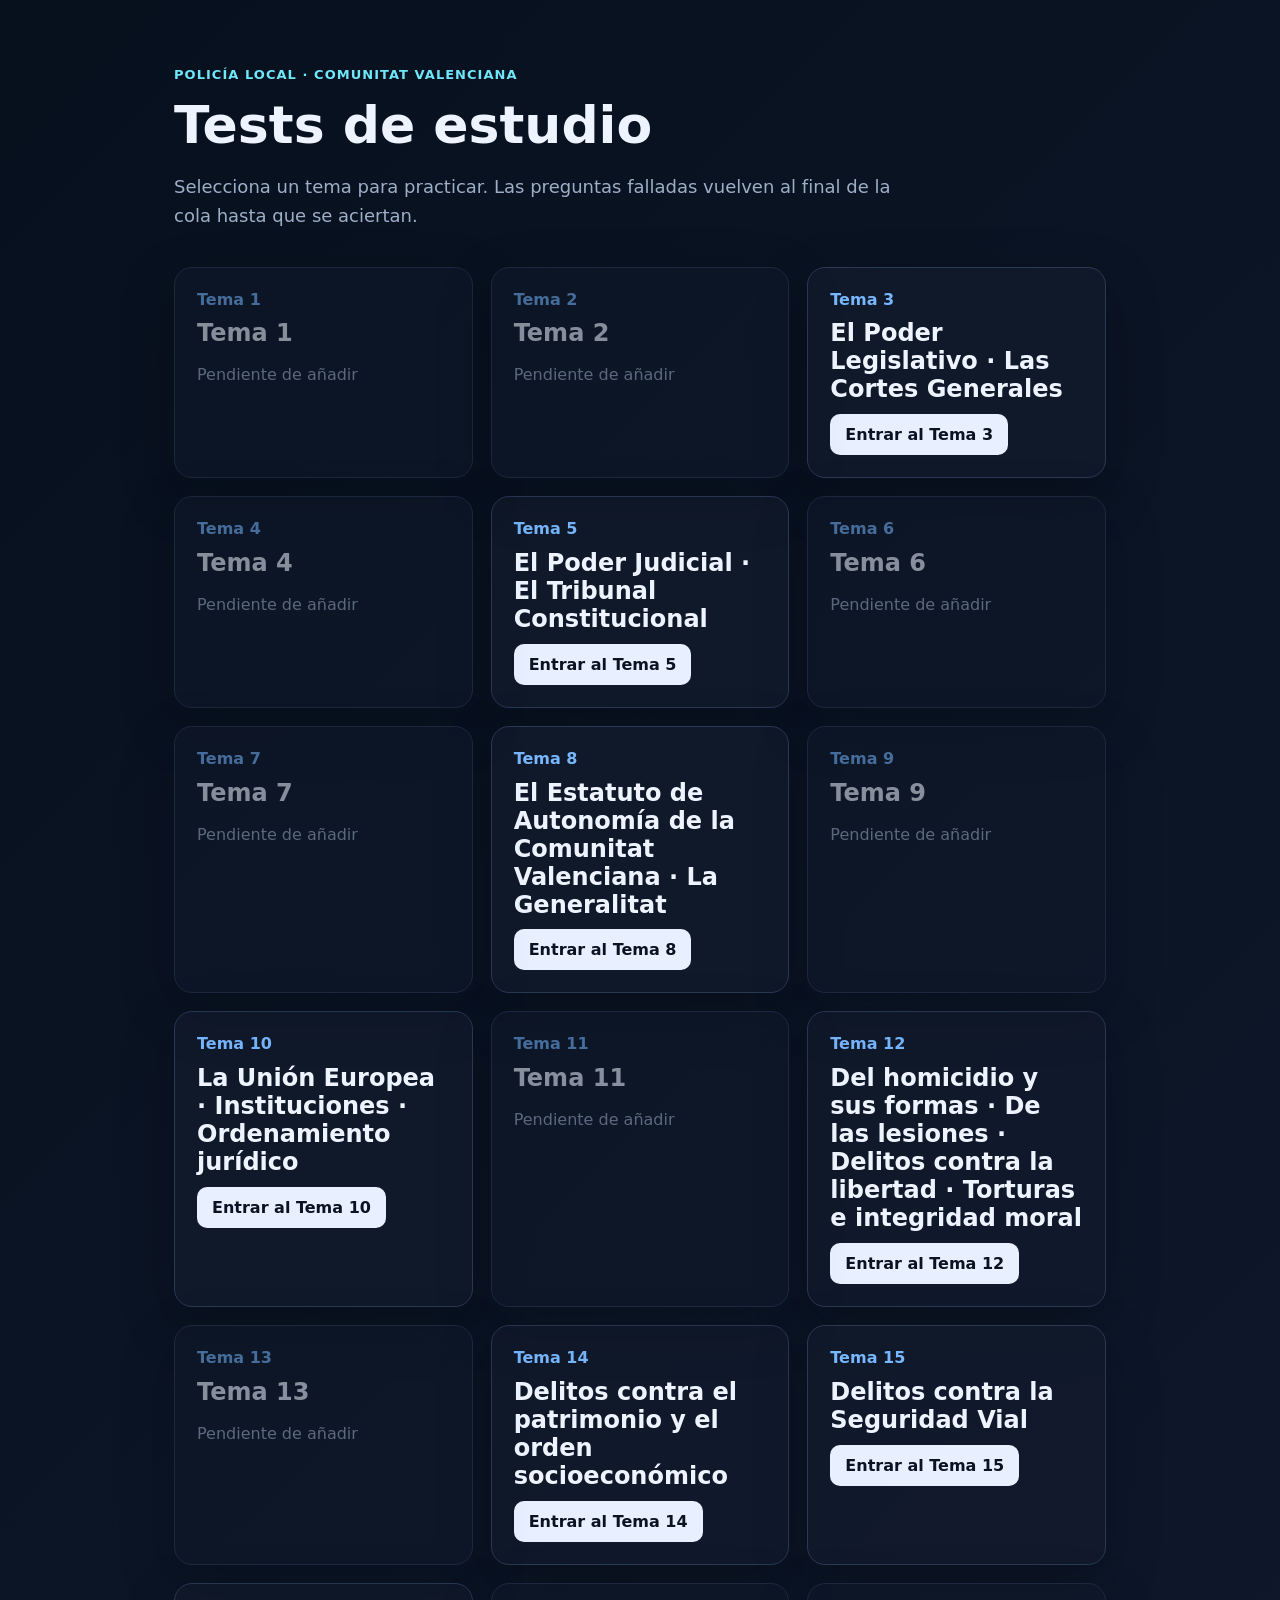
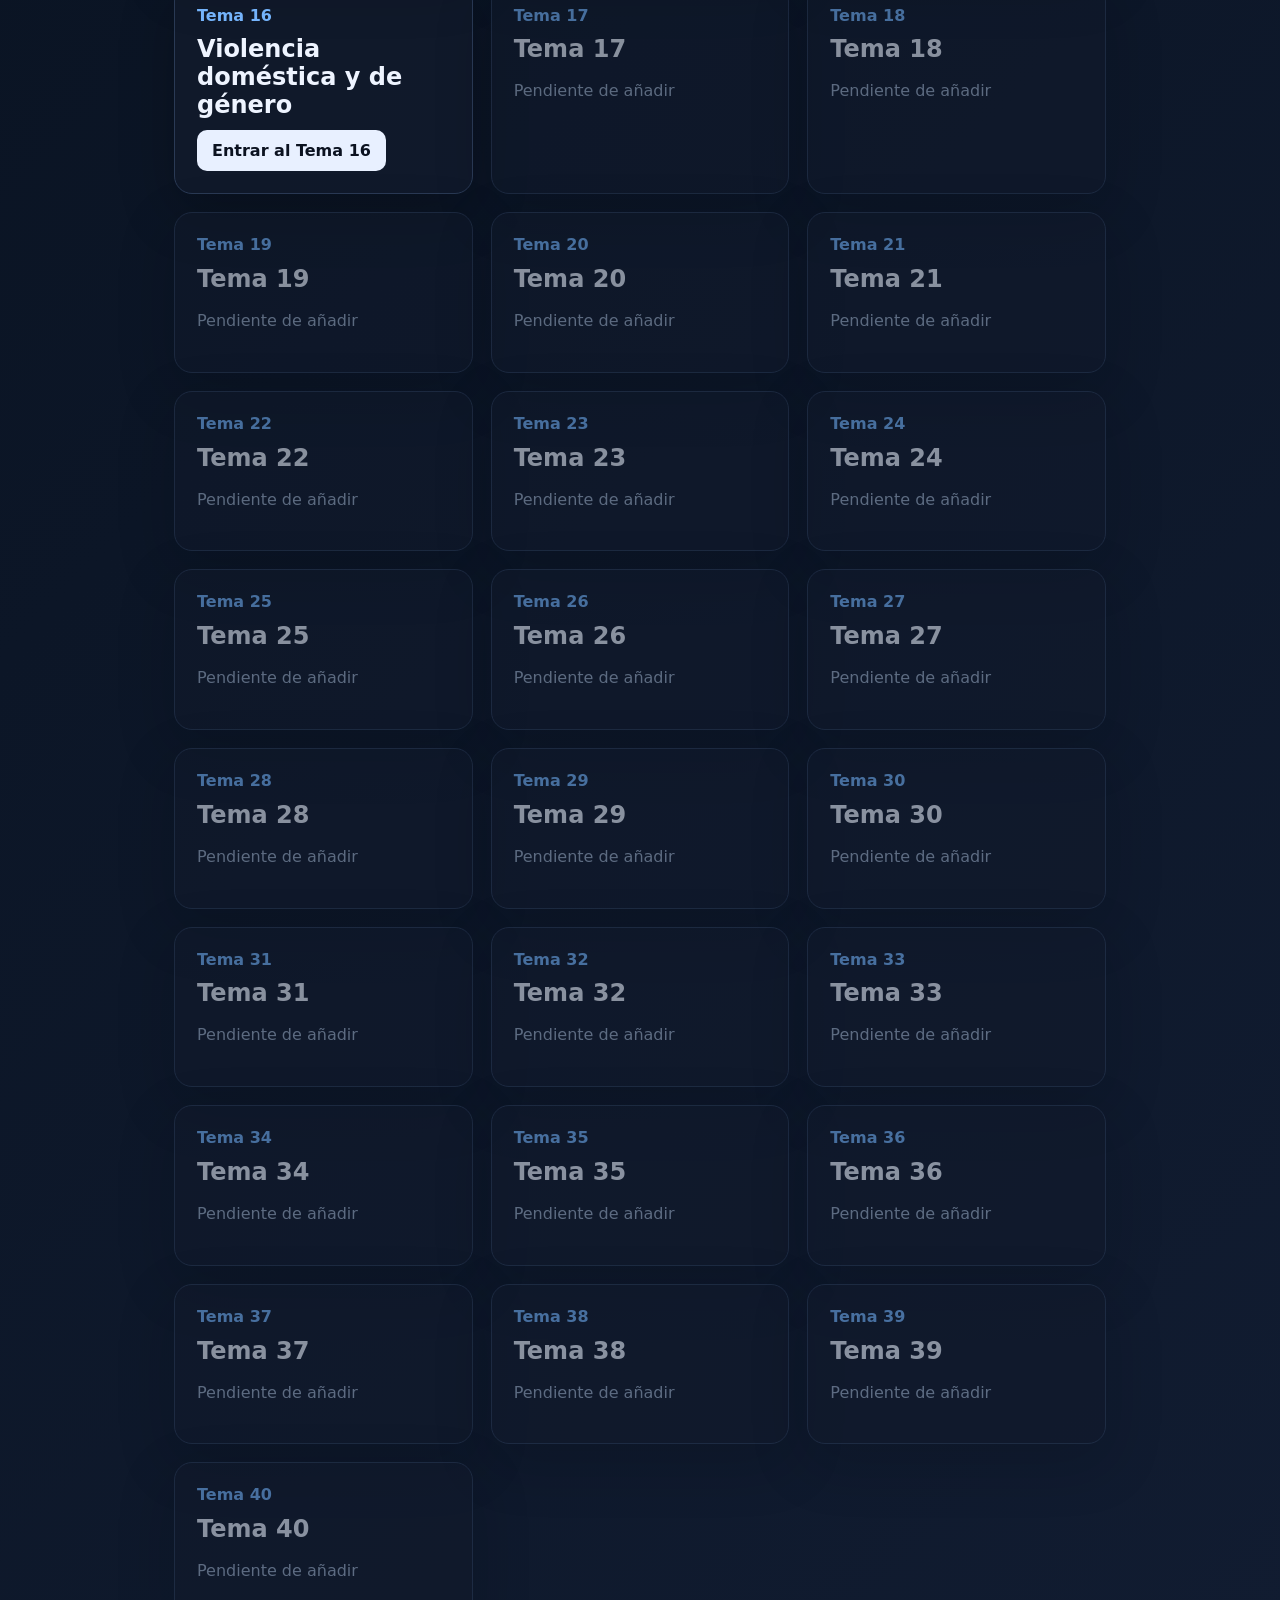
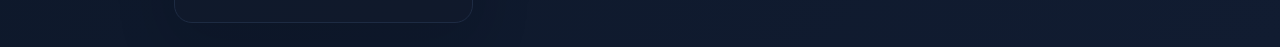
<file: index.html>
<!doctype html>
<html lang="es">
<head>
<meta charset="utf-8"><meta name="viewport" content="width=device-width,initial-scale=1">
<title>Tests Policía Local</title><link rel="stylesheet" href="css/styles.css">
</head>
<body><main class="shell">
<header class="hero"><p class="eyebrow">POLICÍA LOCAL · COMUNITAT VALENCIANA</p><h1>Tests de estudio</h1>
<p class="hero-copy">Selecciona un tema para practicar. Las preguntas falladas vuelven al final de la cola hasta que se aciertan.</p></header>
<section class="topic-grid" id="topic-grid"></section></main>
<script>
const temas = Array.from({ length: 40 }, (_, i) => i + 1);

const nombres = {
  3: "El Poder Legislativo · Las Cortes Generales",
  5: "El Poder Judicial · El Tribunal Constitucional",
  8: "El Estatuto de Autonomía de la Comunitat Valenciana · La Generalitat",
  10: "La Unión Europea · Instituciones · Ordenamiento jurídico",
  12: "Del homicidio y sus formas · De las lesiones · Delitos contra la libertad · Torturas e integridad moral",
  14: "Delitos contra el patrimonio y el orden socioeconómico",
  15: "Delitos contra la Seguridad Vial",
  16: "Violencia doméstica y de género"
};

const grid = document.getElementById("topic-grid");

temas.forEach(numero => {
  const nn = String(numero).padStart(2, "0");
  const disponible = Object.prototype.hasOwnProperty.call(nombres, numero);
  const nombre = nombres[numero] || `Tema ${numero}`;

  const card = document.createElement("article");
  card.className = disponible ? "topic-card" : "topic-card disabled-card";

  if (disponible) {
    card.innerHTML = `
      <div class="topic-number">Tema ${numero}</div>
      <h2>${nombre}</h2>
      <a class="primary-link" href="temas/tema${nn}/index.html">Entrar al Tema ${numero}</a>
    `;
  } else {
    card.innerHTML = `
      <div class="topic-number">Tema ${numero}</div>
      <h2>${nombre}</h2>
      <p>Pendiente de añadir</p>
    `;
  }

  grid.appendChild(card);
});
</script></body></html>
</file>
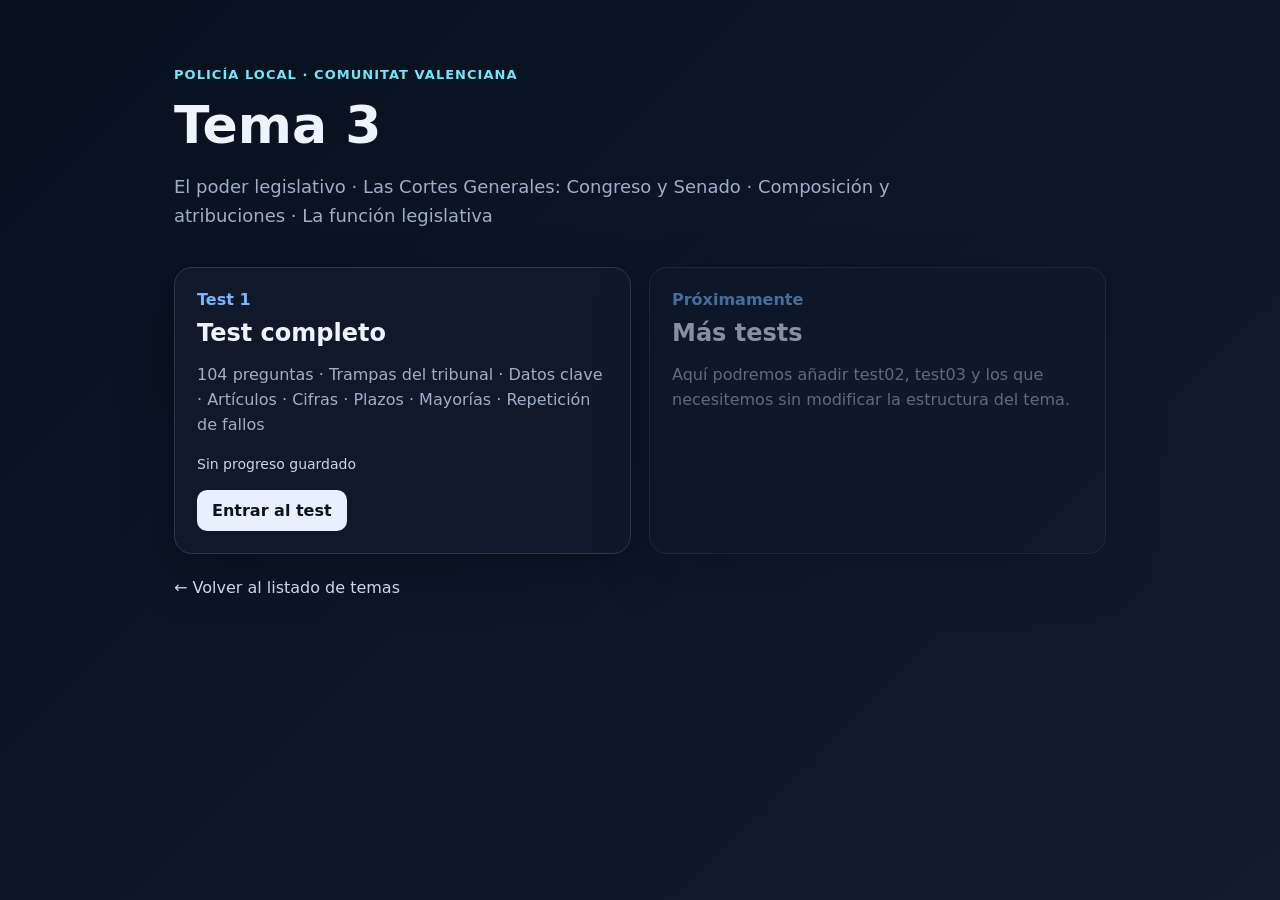
<file: temas/TEMA03/index.html>
<!doctype html>
<html lang="es">
<head>
<meta charset="utf-8">
<meta name="viewport" content="width=device-width,initial-scale=1">
<title>Tema 3 · Tests Policía Local</title>
<link rel="stylesheet" href="../../css/styles.css">
</head>
<body>
<main class="shell">

<header class="hero">
  <p class="eyebrow">POLICÍA LOCAL · COMUNITAT VALENCIANA</p>
  <h1>Tema 3</h1>
  <p class="hero-copy">El poder legislativo · Las Cortes Generales: Congreso y Senado · Composición y atribuciones · La función legislativa</p>
</header>

<section class="topic-grid">

  <article class="topic-card">
    <div class="topic-number">Test 1</div>
    <h2>Test completo</h2>
    <p>104 preguntas · Trampas del tribunal · Datos clave · Artículos · Cifras · Plazos · Mayorías · Repetición de fallos</p>
    <div class="topic-progress" id="test01-progress">Sin progreso guardado</div>
    <a class="primary-link" href="../../test.html?tema=03&test=01">Entrar al test</a>
  </article>

  <article class="topic-card disabled-card">
    <div class="topic-number">Próximamente</div>
    <h2>Más tests</h2>
    <p>Aquí podremos añadir test02, test03 y los que necesitemos sin modificar la estructura del tema.</p>
  </article>

</section>

<p style="margin-top:24px">
  <a class="back-link" href="../../index.html">← Volver al listado de temas</a>
</p>

</main>

<script src="../../js/progreso.js"></script>
<script>
const p = TestProgress.get("03_01");
const el = document.getElementById("test01-progress");

if (p && p.total) {
  el.textContent = `${p.mastered.length}/${p.total} dominadas · ${p.fails} fallos acumulados`;
}
</script>

</body>
</html>
</file>
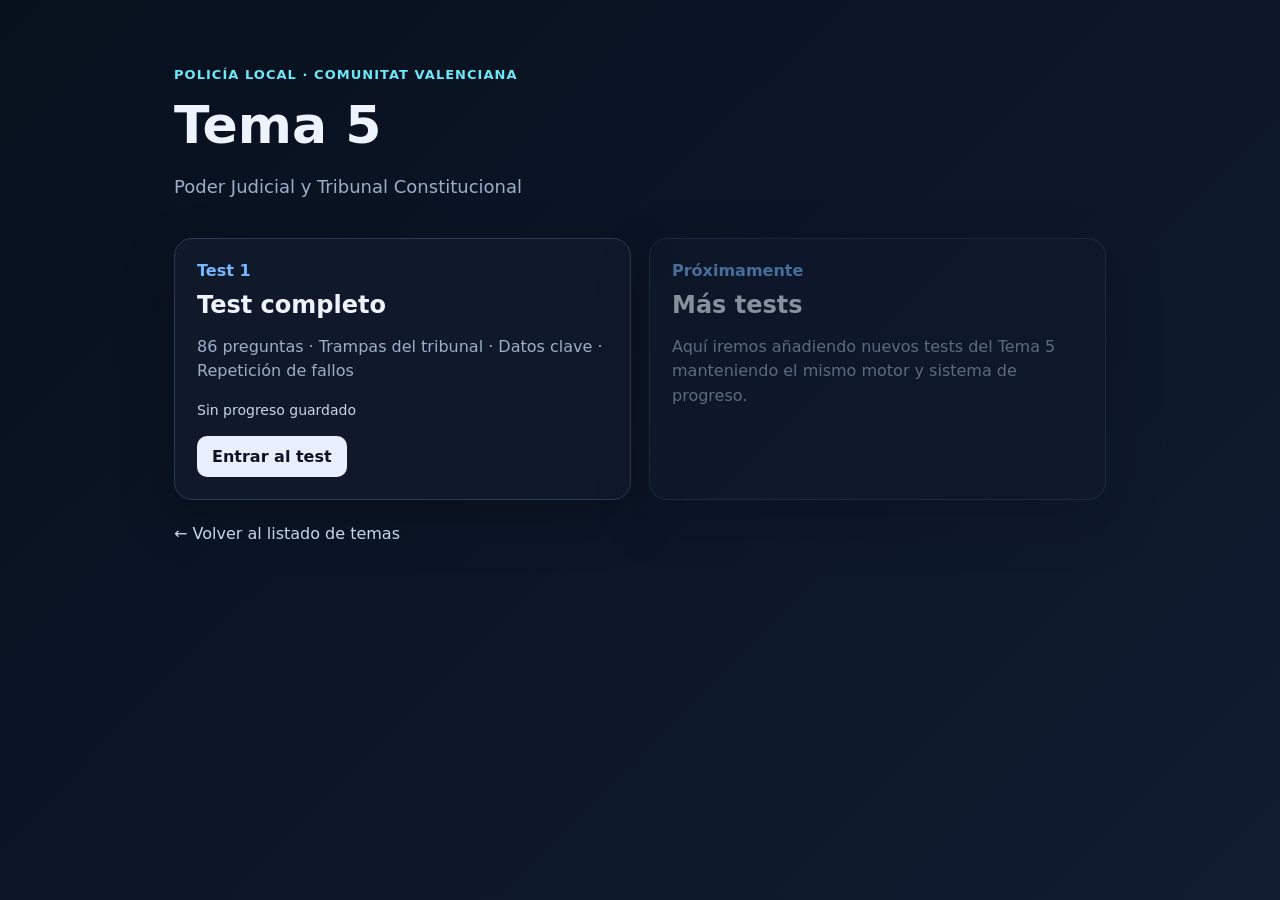
<file: temas/TEMA05/index.html>
<!doctype html>
<html lang="es">
<head>
<meta charset="utf-8"><meta name="viewport" content="width=device-width,initial-scale=1">
<title>Tema 5 · Tests Policía Local</title><link rel="stylesheet" href="../../css/styles.css">
</head>
<body><main class="shell">
<header class="hero"><p class="eyebrow">POLICÍA LOCAL · COMUNITAT VALENCIANA</p><h1>Tema 5</h1>
<p class="hero-copy">Poder Judicial y Tribunal Constitucional</p></header>
<section class="topic-grid">
<article class="topic-card"><div class="topic-number">Test 1</div>
<h2>Test completo</h2>
<p>86 preguntas · Trampas del tribunal · Datos clave · Repetición de fallos</p>
<div class="topic-progress" id="test01-progress">Sin progreso guardado</div>
<a class="primary-link" href="../../test.html?tema=05&test=01">Entrar al test</a></article>
<article class="topic-card disabled-card"><div class="topic-number">Próximamente</div><h2>Más tests</h2>
<p>Aquí iremos añadiendo nuevos tests del Tema 5 manteniendo el mismo motor y sistema de progreso.</p></article>
</section>
<p style="margin-top:24px"><a class="back-link" href="../../index.html">← Volver al listado de temas</a></p>
</main>
<script src="../../js/progreso.js"></script>
<script>
const p=TestProgress.get("05_01"),el=document.getElementById("test01-progress");
if(p&&p.total) el.textContent=`${p.mastered.length}/${p.total} dominadas · ${p.fails} fallos acumulados`;
</script></body></html>
</file>
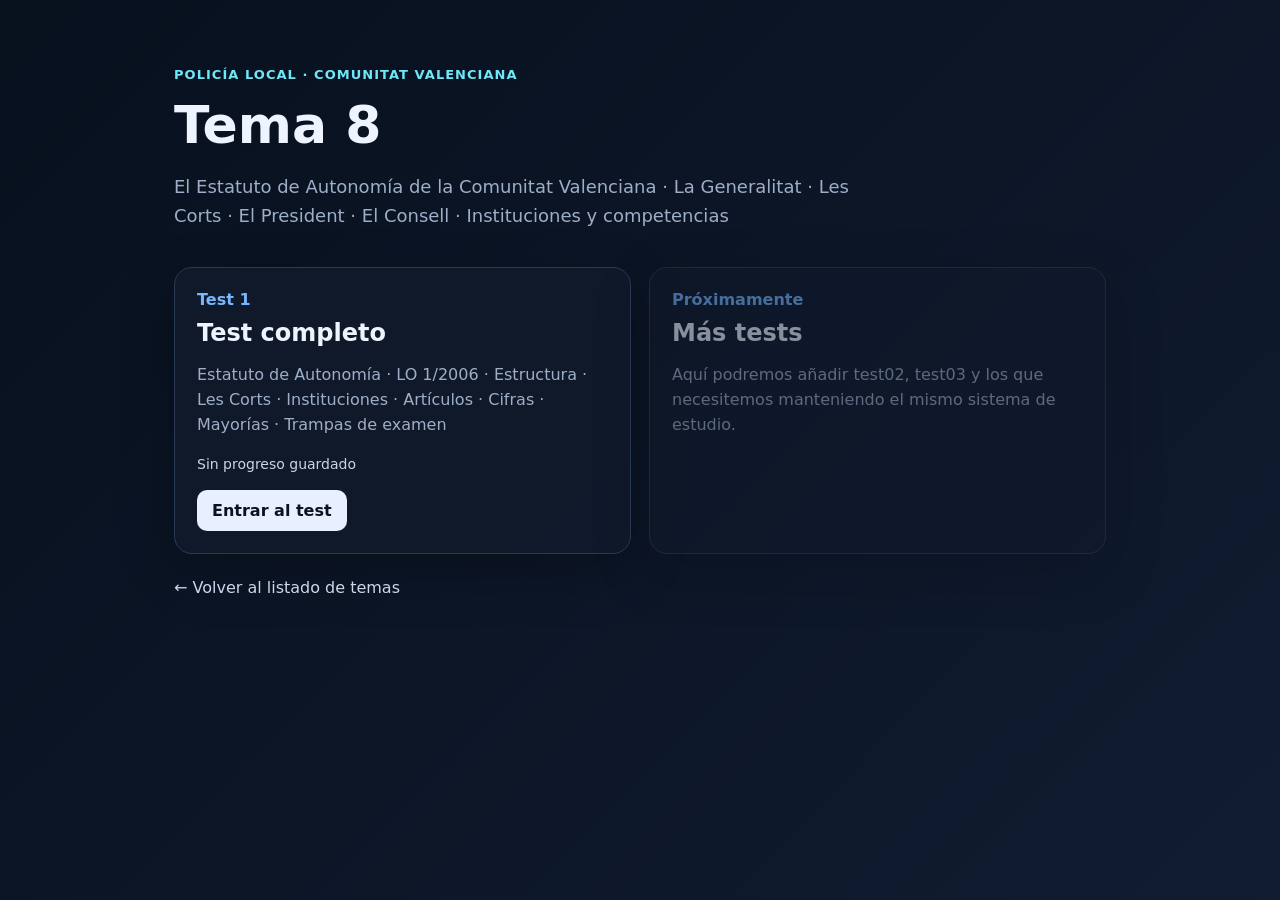
<file: temas/TEMA08/index.html>
<!doctype html>
<html lang="es">
<head>
<meta charset="utf-8">
<meta name="viewport" content="width=device-width,initial-scale=1">
<title>Tema 8 · Tests Policía Local</title>
<link rel="stylesheet" href="../../css/styles.css">
</head>
<body>
<main class="shell">

<header class="hero">
  <p class="eyebrow">POLICÍA LOCAL · COMUNITAT VALENCIANA</p>
  <h1>Tema 8</h1>
  <p class="hero-copy">El Estatuto de Autonomía de la Comunitat Valenciana · La Generalitat · Les Corts · El President · El Consell · Instituciones y competencias</p>
</header>

<section class="topic-grid">

  <article class="topic-card">
    <div class="topic-number">Test 1</div>
    <h2>Test completo</h2>
    <p>Estatuto de Autonomía · LO 1/2006 · Estructura · Les Corts · Instituciones · Artículos · Cifras · Mayorías · Trampas de examen</p>
    <div class="topic-progress" id="test01-progress">Sin progreso guardado</div>
    <a class="primary-link" href="../../test.html?tema=08&test=01">Entrar al test</a>
  </article>

  <article class="topic-card disabled-card">
    <div class="topic-number">Próximamente</div>
    <h2>Más tests</h2>
    <p>Aquí podremos añadir test02, test03 y los que necesitemos manteniendo el mismo sistema de estudio.</p>
  </article>

</section>

<p style="margin-top:24px">
  <a class="back-link" href="../../index.html">← Volver al listado de temas</a>
</p>

</main>

<script src="../../js/progreso.js"></script>
<script>
try {
  const p = TestProgress.get("08_01");
  const el = document.getElementById("test01-progress");

  if (p && p.total) {
    el.textContent = `${p.mastered.length}/${p.total} dominadas · ${p.fails} fallos acumulados`;
  }
} catch (e) {}
</script>

</body>
</html>
</file>
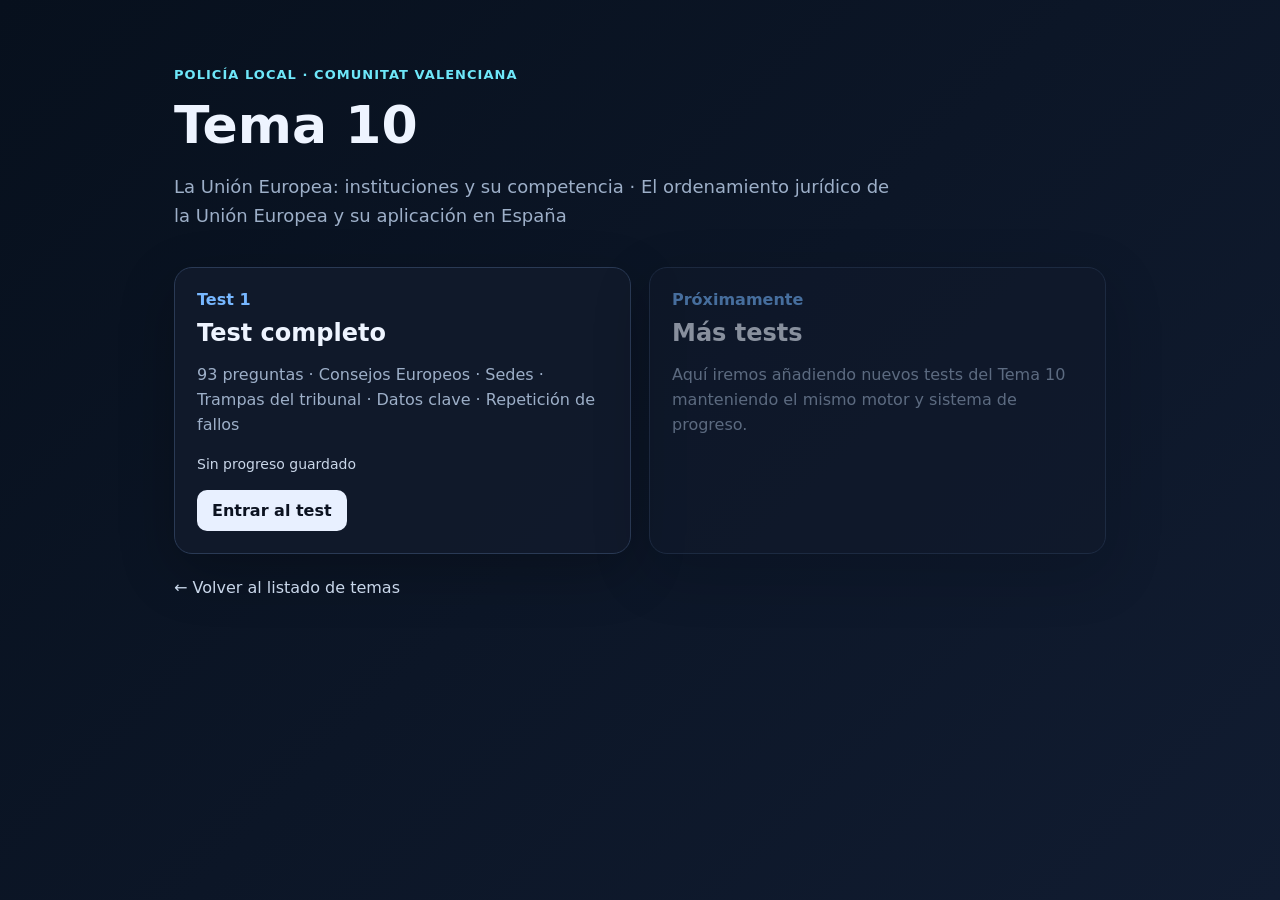
<file: temas/TEMA10/index.html>
<!doctype html>
<html lang="es">
<head>
<meta charset="utf-8"><meta name="viewport" content="width=device-width,initial-scale=1">
<title>Tema 10 · Tests Policía Local</title><link rel="stylesheet" href="../../css/styles.css">
</head>
<body><main class="shell">
<header class="hero"><p class="eyebrow">POLICÍA LOCAL · COMUNITAT VALENCIANA</p><h1>Tema 10</h1>
<p class="hero-copy">La Unión Europea: instituciones y su competencia · El ordenamiento jurídico de la Unión Europea y su aplicación en España</p></header>
<section class="topic-grid">
<article class="topic-card"><div class="topic-number">Test 1</div>
<h2>Test completo</h2>
<p>93 preguntas · Consejos Europeos · Sedes · Trampas del tribunal · Datos clave · Repetición de fallos</p>
<div class="topic-progress" id="test01-progress">Sin progreso guardado</div>
<a class="primary-link" href="../../test.html?tema=10&test=01">Entrar al test</a></article>
<article class="topic-card disabled-card"><div class="topic-number">Próximamente</div><h2>Más tests</h2>
<p>Aquí iremos añadiendo nuevos tests del Tema 10 manteniendo el mismo motor y sistema de progreso.</p></article>
</section>
<p style="margin-top:24px"><a class="back-link" href="../../index.html">← Volver al listado de temas</a></p>
</main>
<script src="../../js/progreso.js"></script>
<script>
const p=TestProgress.get("10_01"),el=document.getElementById("test01-progress");
if(p&&p.total) el.textContent=`${p.mastered.length}/${p.total} dominadas · ${p.fails} fallos acumulados`;
</script></body></html>
</file>
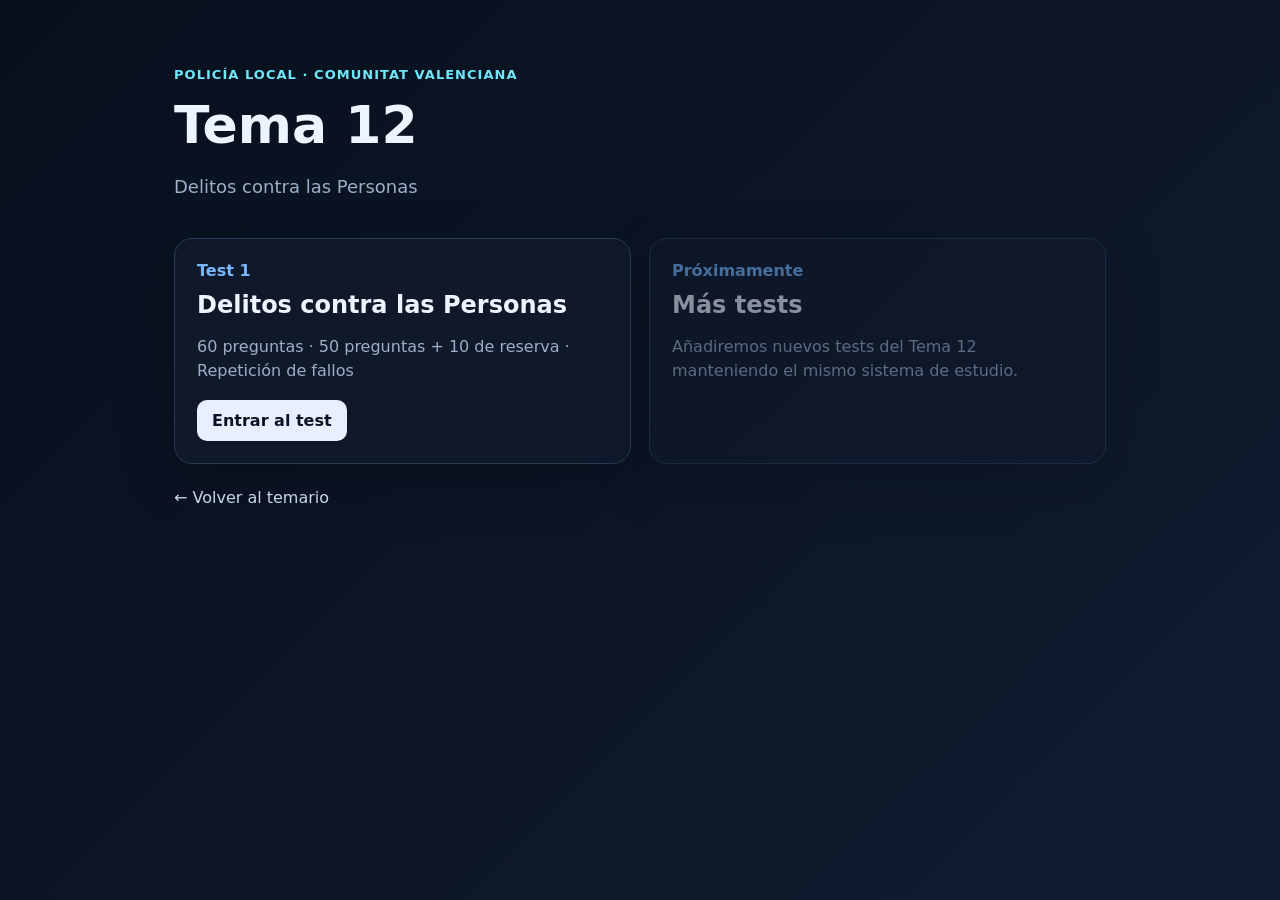
<file: temas/TEMA12/index.html>
<!doctype html>
<html lang="es">
<head>
  <meta charset="utf-8">
  <meta name="viewport" content="width=device-width,initial-scale=1">
  <title>Tema 12 · Delitos contra las Personas</title>
  <link rel="stylesheet" href="../../css/styles.css">
</head>
<body>
  <main class="shell">
    <header class="hero">
      <p class="eyebrow">POLICÍA LOCAL · COMUNITAT VALENCIANA</p>
      <h1>Tema 12</h1>
      <p class="hero-copy">Delitos contra las Personas</p>
    </header>

    <section class="topic-grid">
      <article class="topic-card">
        <div class="topic-number">Test 1</div>
        <h2>Delitos contra las Personas</h2>
        <p>60 preguntas · 50 preguntas + 10 de reserva · Repetición de fallos</p>
        <a class="primary-link" href="../../test.html?tema=12&test=01">Entrar al test</a>
      </article>

      <article class="topic-card disabled-card">
        <div class="topic-number">Próximamente</div>
        <h2>Más tests</h2>
        <p>Añadiremos nuevos tests del Tema 12 manteniendo el mismo sistema de estudio.</p>
      </article>
    </section>

    <p style="margin-top:24px">
      <a class="back-link" href="../../index.html">← Volver al temario</a>
    </p>
  </main>
</body>
</html>
</file>
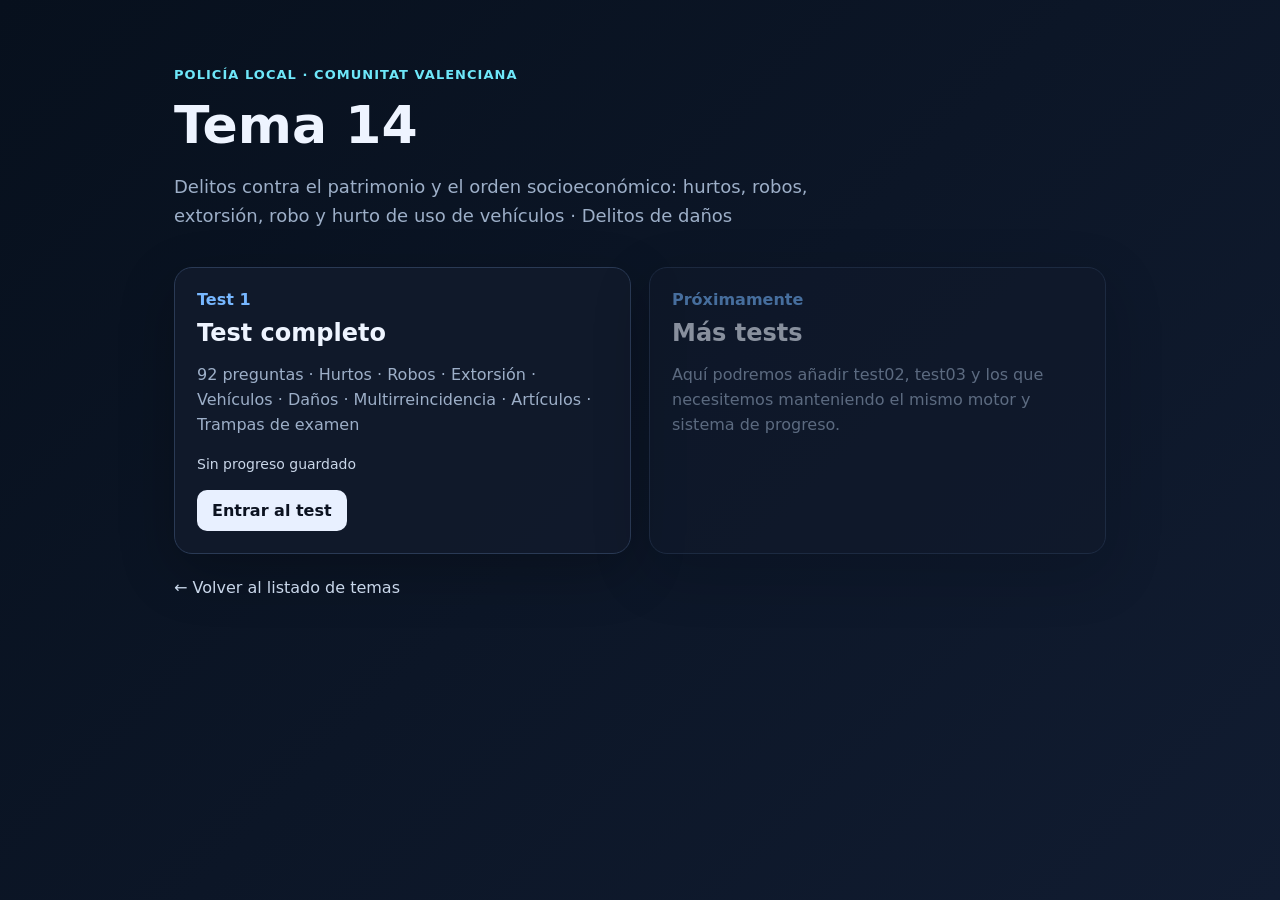
<file: temas/TEMA14/index.html>
<!doctype html>
<html lang="es">
<head>
<meta charset="utf-8"><meta name="viewport" content="width=device-width,initial-scale=1">
<title>Tema 14 · Tests Policía Local</title><link rel="stylesheet" href="../../css/styles.css">
</head>
<body><main class="shell">
<header class="hero">
  <p class="eyebrow">POLICÍA LOCAL · COMUNITAT VALENCIANA</p>
  <h1>Tema 14</h1>
  <p class="hero-copy">Delitos contra el patrimonio y el orden socioeconómico: hurtos, robos, extorsión, robo y hurto de uso de vehículos · Delitos de daños</p>
</header>

<section class="topic-grid">
  <article class="topic-card">
    <div class="topic-number">Test 1</div>
    <h2>Test completo</h2>
    <p>92 preguntas · Hurtos · Robos · Extorsión · Vehículos · Daños · Multirreincidencia · Artículos · Trampas de examen</p>
    <div class="topic-progress" id="test01-progress">Sin progreso guardado</div>
    <a class="primary-link" href="../../test.html?tema=14&test=01">Entrar al test</a>
  </article>

  <article class="topic-card disabled-card">
    <div class="topic-number">Próximamente</div>
    <h2>Más tests</h2>
    <p>Aquí podremos añadir test02, test03 y los que necesitemos manteniendo el mismo motor y sistema de progreso.</p>
  </article>
</section>

<p style="margin-top:24px">
  <a class="back-link" href="../../index.html">← Volver al listado de temas</a>
</p>

</main>

<script src="../../js/progreso.js"></script>
<script>
try {
  const p = TestProgress.get("14_01");
  const el = document.getElementById("test01-progress");

  if (p && p.total) {
    el.textContent = `${p.mastered.length}/${p.total} dominadas · ${p.fails} fallos acumulados`;
  }
} catch (e) {}
</script>

</body>
</html>
</file>
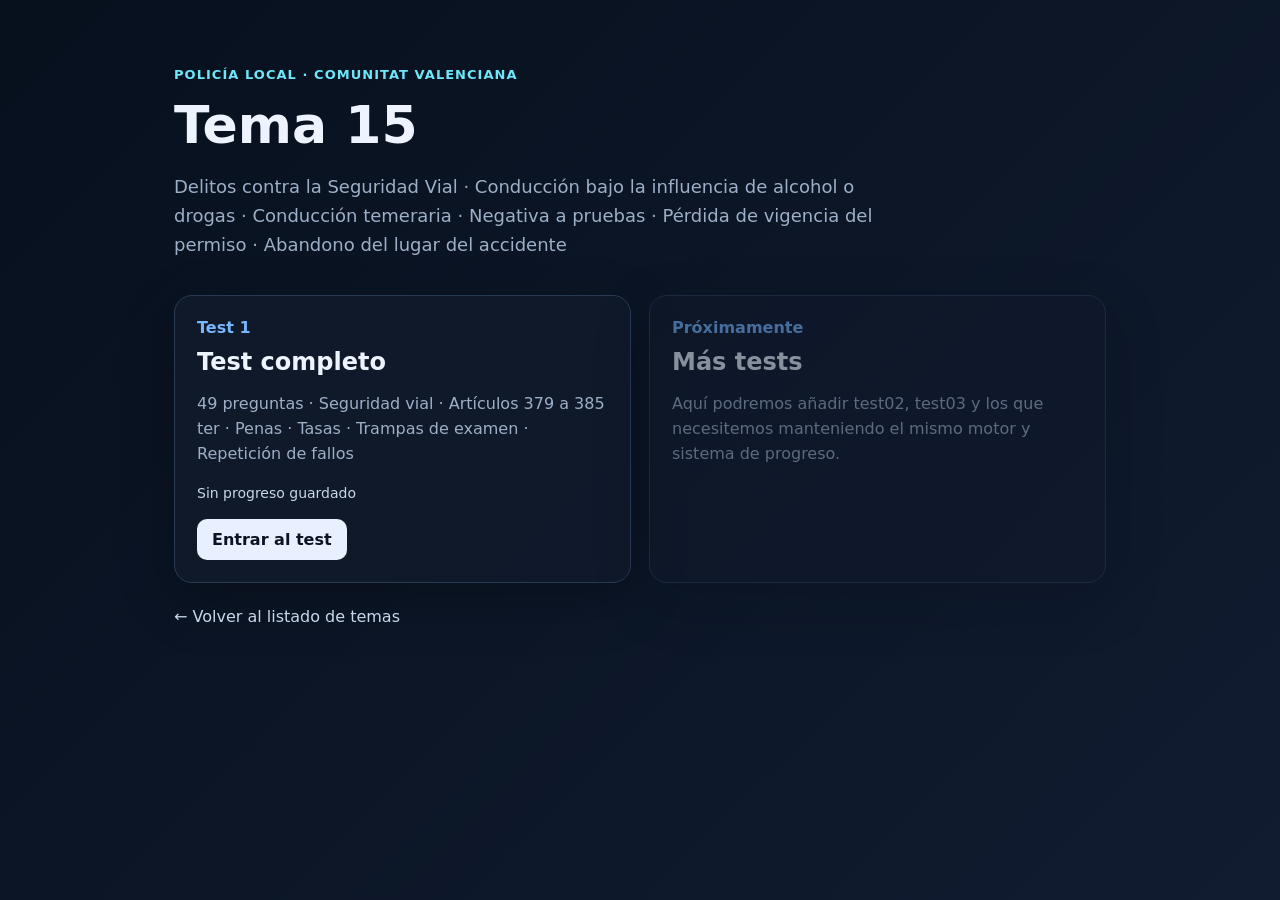
<file: temas/TEMA15/index.html>
<!doctype html>
<html lang="es">
<head>
<meta charset="utf-8"><meta name="viewport" content="width=device-width,initial-scale=1">
<title>Tema 15 · Tests Policía Local</title><link rel="stylesheet" href="../../css/styles.css">
</head>
<body><main class="shell">
<header class="hero">
  <p class="eyebrow">POLICÍA LOCAL · COMUNITAT VALENCIANA</p>
  <h1>Tema 15</h1>
  <p class="hero-copy">Delitos contra la Seguridad Vial · Conducción bajo la influencia de alcohol o drogas · Conducción temeraria · Negativa a pruebas · Pérdida de vigencia del permiso · Abandono del lugar del accidente</p>
</header>

<section class="topic-grid">
  <article class="topic-card">
    <div class="topic-number">Test 1</div>
    <h2>Test completo</h2>
    <p>49 preguntas · Seguridad vial · Artículos 379 a 385 ter · Penas · Tasas · Trampas de examen · Repetición de fallos</p>
    <div class="topic-progress" id="test01-progress">Sin progreso guardado</div>
    <a class="primary-link" href="../../test.html?tema=15&test=01">Entrar al test</a>
  </article>

  <article class="topic-card disabled-card">
    <div class="topic-number">Próximamente</div>
    <h2>Más tests</h2>
    <p>Aquí podremos añadir test02, test03 y los que necesitemos manteniendo el mismo motor y sistema de progreso.</p>
  </article>
</section>

<p style="margin-top:24px">
  <a class="back-link" href="../../index.html">← Volver al listado de temas</a>
</p>

</main>

<script src="../../js/progreso.js"></script>
<script>
try {
  const p = TestProgress.get("15_01");
  const el = document.getElementById("test01-progress");
  if (p && p.total) {
    el.textContent = `${p.mastered.length}/${p.total} dominadas · ${p.fails} fallos acumulados`;
  }
} catch (e) {}
</script>
</body>
</html>
</file>
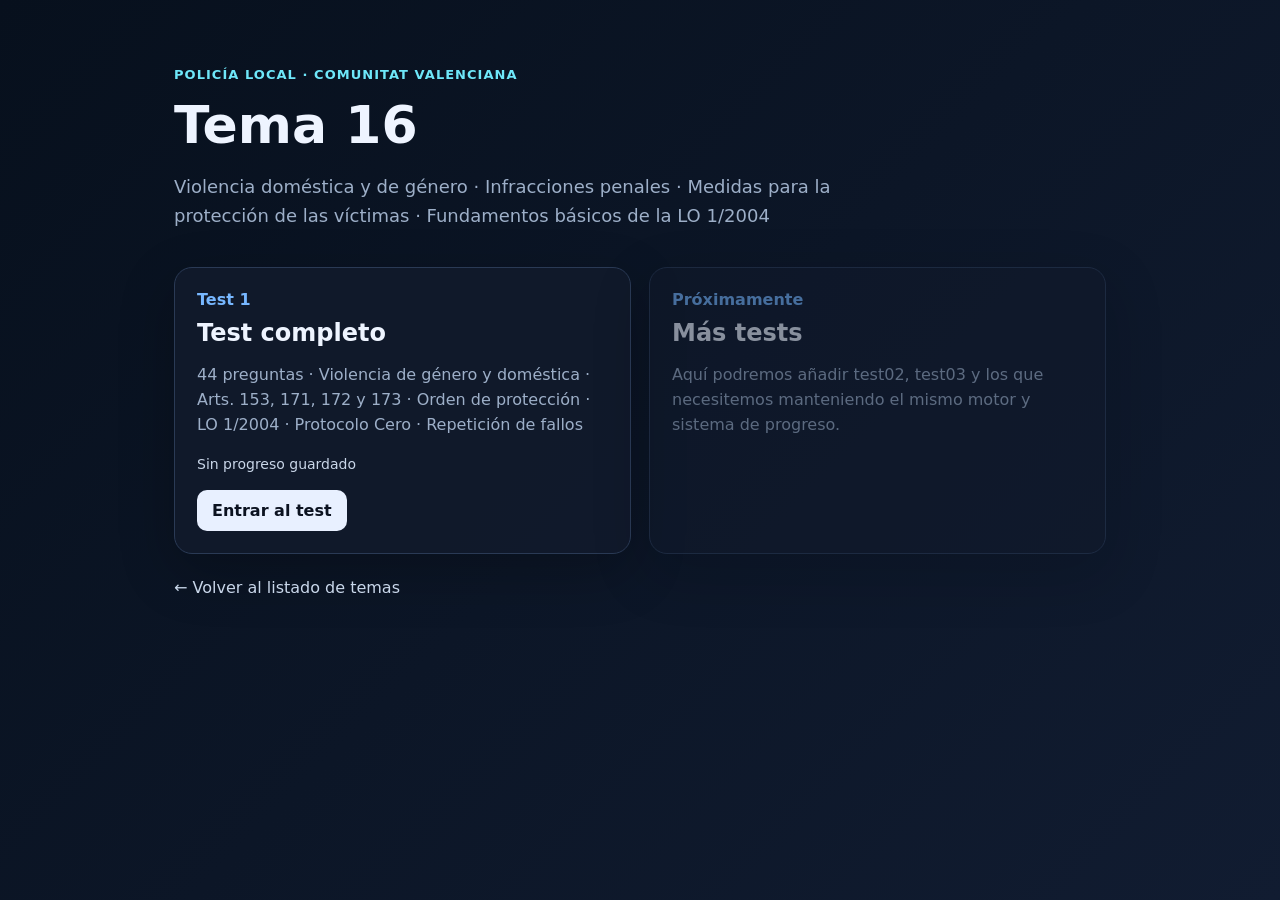
<file: temas/TEMA16/index.html>
<!doctype html>
<html lang="es">
<head>
<meta charset="utf-8"><meta name="viewport" content="width=device-width,initial-scale=1">
<title>Tema 16 · Tests Policía Local</title><link rel="stylesheet" href="../../css/styles.css">
</head>
<body><main class="shell">
<header class="hero">
  <p class="eyebrow">POLICÍA LOCAL · COMUNITAT VALENCIANA</p>
  <h1>Tema 16</h1>
  <p class="hero-copy">Violencia doméstica y de género · Infracciones penales · Medidas para la protección de las víctimas · Fundamentos básicos de la LO 1/2004</p>
</header>

<section class="topic-grid">
  <article class="topic-card">
    <div class="topic-number">Test 1</div>
    <h2>Test completo</h2>
    <p>44 preguntas · Violencia de género y doméstica · Arts. 153, 171, 172 y 173 · Orden de protección · LO 1/2004 · Protocolo Cero · Repetición de fallos</p>
    <div class="topic-progress" id="test01-progress">Sin progreso guardado</div>
    <a class="primary-link" href="../../test.html?tema=16&test=01">Entrar al test</a>
  </article>

  <article class="topic-card disabled-card">
    <div class="topic-number">Próximamente</div>
    <h2>Más tests</h2>
    <p>Aquí podremos añadir test02, test03 y los que necesitemos manteniendo el mismo motor y sistema de progreso.</p>
  </article>
</section>

<p style="margin-top:24px">
  <a class="back-link" href="../../index.html">← Volver al listado de temas</a>
</p>

</main>

<script src="../../js/progreso.js"></script>
<script>
try {
  const p = TestProgress.get("16_01");
  const el = document.getElementById("test01-progress");
  if (p && p.total) {
    el.textContent = `${p.mastered.length}/${p.total} dominadas · ${p.fails} fallos acumulados`;
  }
} catch (e) {}
</script>
</body>
</html>
</file>
<file: css/styles.css>
:root{--bg:#0b1220;--panel:#111a2b;--panel2:#17243a;--line:#2a3a55;--text:#eef4ff;--muted:#9dafc8;--accent:#60a5fa;--good:#22c55e;--bad:#ef4444;--gold:#f59e0b}
*{box-sizing:border-box}body{margin:0;min-height:100vh;font-family:system-ui,-apple-system,Segoe UI,Roboto,Arial,sans-serif;background:linear-gradient(135deg,#07101d,#111c31);color:var(--text)}
a{color:inherit}.shell{max-width:980px;margin:0 auto;padding:24px}.hero{padding:30px 0 18px}.eyebrow{color:#6ee7f9;font-weight:800;letter-spacing:.08em;font-size:13px}
h1{font-size:clamp(32px,5vw,52px);margin:.2em 0}.hero-copy{color:var(--muted);max-width:720px;font-size:18px;line-height:1.6}
.topic-grid{display:grid;grid-template-columns:repeat(auto-fit,minmax(280px,1fr));gap:18px}.topic-card{background:rgba(17,26,43,.96);border:1px solid var(--line);border-radius:18px;padding:22px;box-shadow:0 18px 55px rgba(0,0,0,.24)}
.topic-card h2{margin:.45em 0;font-size:24px}.topic-card p{color:var(--muted);line-height:1.55}.topic-number{color:#77b7ff;font-weight:900}.topic-progress{margin:18px 0;color:#c9d6e8;font-size:14px}
.primary-link,.action-btn{display:inline-block;background:#e8f0ff;color:#0b1220;text-decoration:none;padding:11px 15px;border-radius:10px;font-weight:800;border:0;cursor:pointer}.disabled-card{opacity:.55}
.test-toolbar{display:flex;justify-content:space-between;gap:12px;align-items:center;margin-bottom:16px}.back-link{text-decoration:none;color:#c9d7ea}.ghost-btn{background:#20314c;color:#eef4ff;border:1px solid #395171;border-radius:10px;padding:9px 12px;cursor:pointer;font-weight:700}
.test-head{display:flex;justify-content:space-between;gap:14px;align-items:flex-start;flex-wrap:wrap}.test-head h1{font-size:clamp(24px,4vw,36px);margin:0}.subtitle{color:var(--muted);margin-top:6px}
.stats{display:flex;gap:8px;flex-wrap:wrap}.pill{background:var(--panel2);border:1px solid var(--line);padding:7px 10px;border-radius:999px;font-size:14px}.progress{height:10px;background:#1b2940;border-radius:99px;overflow:hidden;margin:15px 0 22px}.bar{height:100%;background:linear-gradient(90deg,#60a5fa,#22c55e);width:0;transition:.3s}
.card{background:rgba(17,26,43,.97);border:1px solid var(--line);border-radius:18px;padding:22px;box-shadow:0 18px 55px rgba(0,0,0,.28)}.meta{display:flex;gap:8px;align-items:center;flex-wrap:wrap;margin-bottom:10px}
.badge{font-size:12px;font-weight:900;padding:5px 8px;border-radius:8px;background:#263650}.badge.trampa{background:#4a251f;color:#ffb4a8}.badge.clave{background:#46350d;color:#ffd36a}
.question{font-size:22px;line-height:1.4;font-weight:800;margin:8px 0 18px}.options{display:grid;gap:10px}.option{text-align:left;padding:14px 15px;background:#16243a;color:var(--text);border:1px solid #2d3e59;border-radius:12px;font-size:16px;cursor:pointer}
.option:hover{border-color:#5d83b4}.option.correct{border-color:var(--good);background:#123622}.option.wrong{border-color:var(--bad);background:#3b171b}.option:disabled{cursor:default}
.feedback{display:none;margin-top:18px;border-radius:13px;padding:15px;line-height:1.55}.feedback.good{display:block;background:#102f20;border:1px solid #22623b}.feedback.bad{display:block;background:#35171d;border:1px solid #79313e}
.reference{font-size:13px;color:#b8c5d8;margin-top:8px}.actions{display:flex;gap:10px;margin-top:16px;flex-wrap:wrap}.secondary{background:#263650;color:#eef4ff;border:1px solid #3b506f}.end{text-align:center;padding:25px}.end h2{font-size:32px}.small{font-size:13px;color:var(--muted)}
@media(max-width:600px){.shell{padding:16px}.card{padding:16px}.question{font-size:19px}.option{font-size:15px}}
</file>
